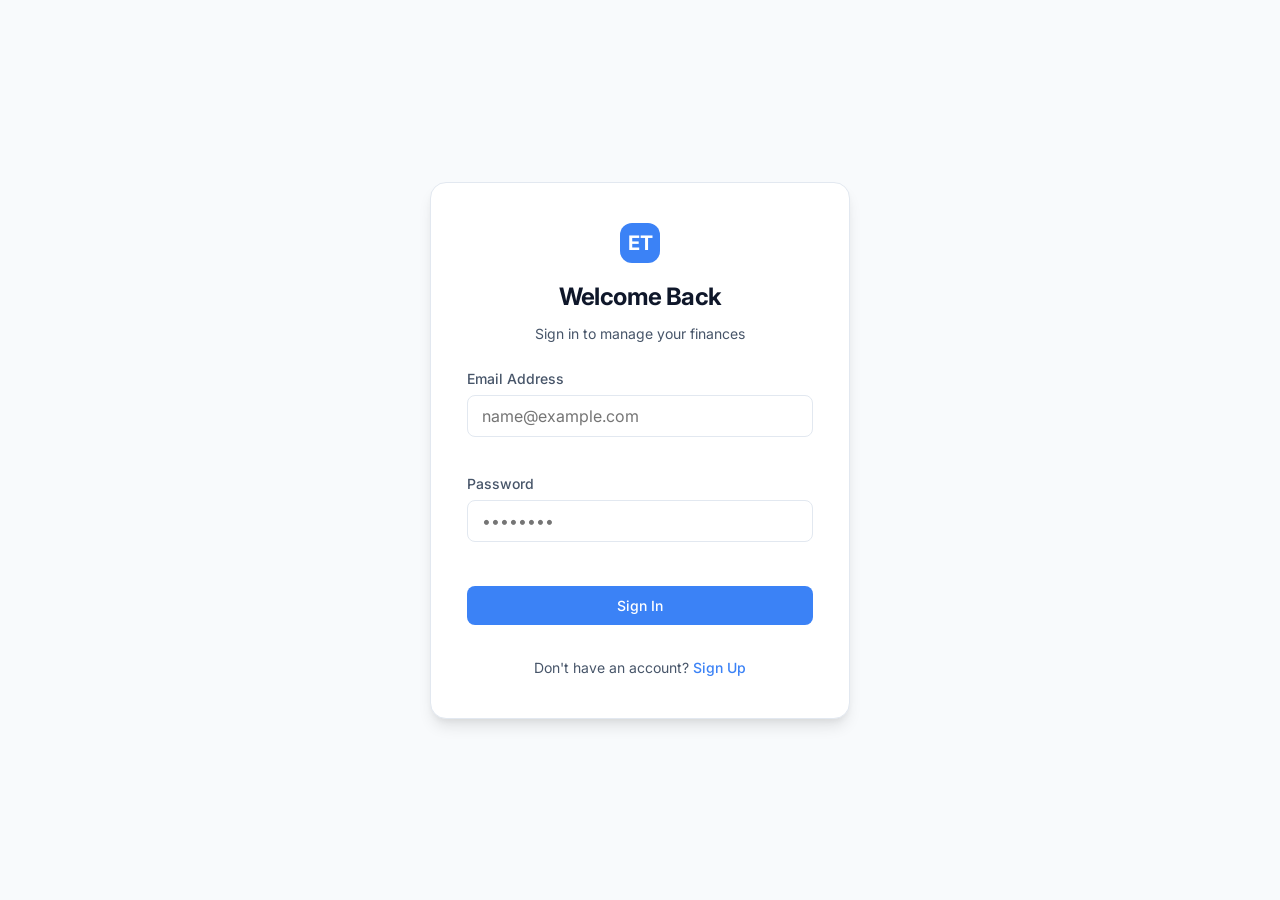
<file: index.html>
<!DOCTYPE html>
<html lang="en">
<head>
    <meta charset="UTF-8">
    <meta http-equiv="refresh" content="0; url=frontend/login.html">
    <title>Expense Tracker - Redirecting</title>
    <script>
        window.location.replace("frontend/login.html");
    </script>
</head>
<body>
    <p>Redirecting to <a href="frontend/login.html">Expense Tracker Login</a>...</p>
</body>
</html>
</file>
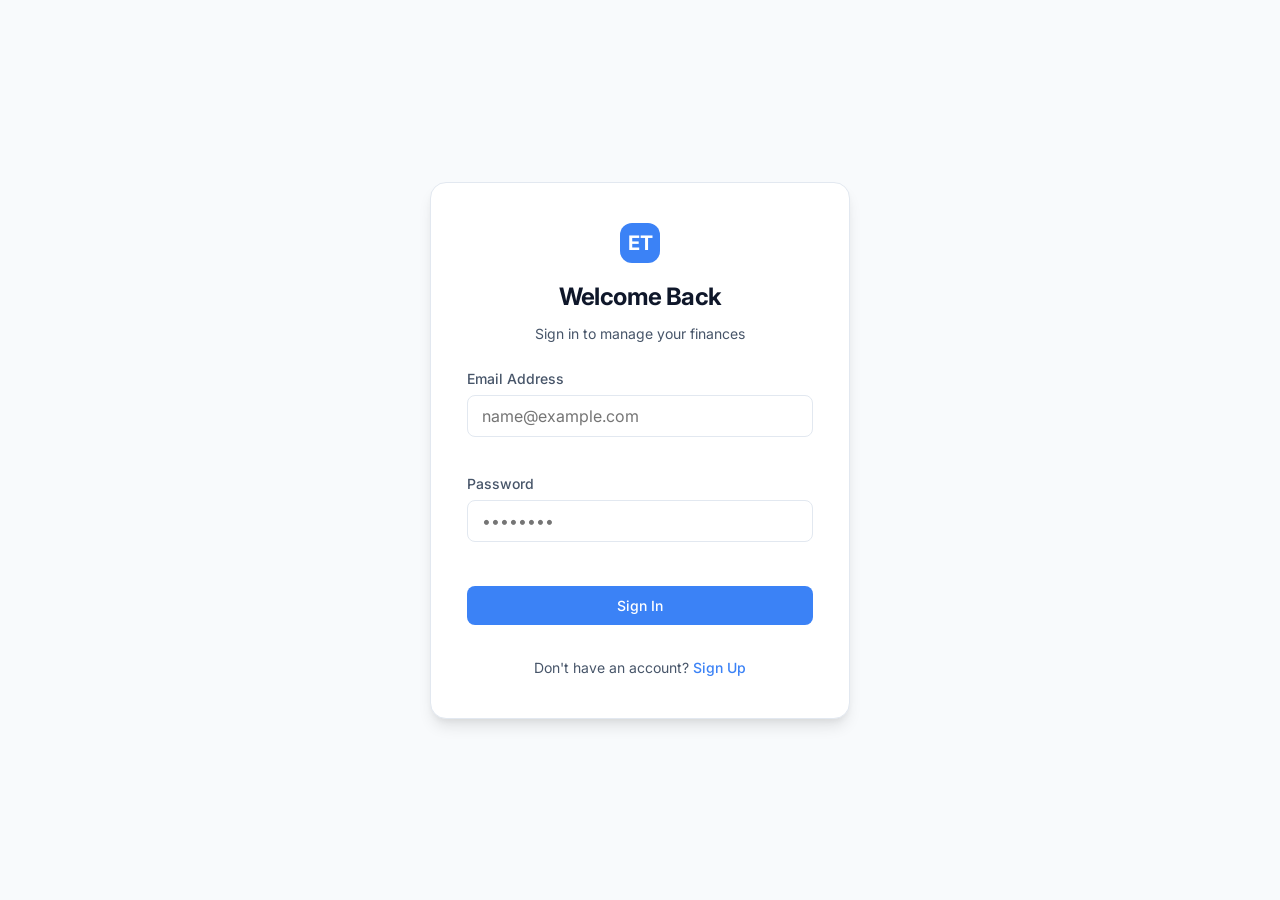
<file: frontend/expenses.html>
<!DOCTYPE html>
<html lang="en">
<head>
    <meta charset="UTF-8">
    <meta name="viewport" content="width=device-width, initial-scale=1.0">
    <title>Expenses - Expense Tracker</title>
    <link rel="stylesheet" href="css/style.css">
</head>
<body>
    <div class="app-container">
        <!-- Dynamic Sidebar Container -->
        <div id="sidebar-container"></div>
        
        <!-- Main Panel -->
        <main class="main-content">
            <header class="header-bar">
                <div class="welcome-section">
                    <h1>Expense Management</h1>
                    <p>Track your spending habits and categorizations</p>
                </div>
                <div class="header-actions">
                    <button class="theme-toggle-btn" id="dark-theme-toggle" title="Toggle Theme">
                        <svg style="width: 1.25rem; height: 1.25rem;" viewBox="0 0 24 24" fill="none" stroke="currentColor" stroke-width="2"><path d="M21 12.79A9 9 0 1 1 11.21 3 7 7 0 0 0 21 12.79z"/></svg>
                    </button>
                    <button class="btn btn-primary" id="open-add-modal-btn">
                        <!-- Plus SVG Icon -->
                        <svg style="width: 1.125rem; height: 1.125rem;" viewBox="0 0 24 24" fill="none" stroke="currentColor" stroke-width="2"><line x1="12" y1="5" x2="12" y2="19"/><line x1="5" y1="12" x2="19" y2="12"/></svg>
                        Add Expense
                    </button>
                </div>
            </header>

            <!-- Expenses Card -->
            <section class="card table-card">
                <div class="card-title-bar" style="margin-bottom: 0.5rem;">
                    <h2>Expense Records</h2>
                    <button class="btn btn-secondary btn-sm" id="export-csv-btn">
                        <svg style="width: 0.875rem; height: 0.875rem;" viewBox="0 0 24 24" fill="none" stroke="currentColor" stroke-width="2"><path d="M21 15v4a2 2 0 0 1-2 2H5a2 2 0 0 1-2-2v-4"/><polyline points="7 10 12 15 17 10"/><line x1="12" y1="15" x2="12" y2="3"/></svg>
                        Export CSV
                    </button>
                </div>
                
                <!-- Filters panel -->
                <div class="filters-panel" style="display: flex; gap: 0.75rem; flex-wrap: wrap; margin-bottom: 1rem; padding: 0.75rem; background-color: var(--background); border-radius: var(--radius-md); border: 1px solid var(--border);">
                    <div style="flex-grow: 1; min-width: 200px;">
                        <input type="text" id="search-input" class="form-control" style="padding: 0.5rem 0.75rem; font-size: 0.875rem;" placeholder="Search by description...">
                    </div>
                    <div style="width: 160px;">
                        <select id="filter-category" class="form-control" style="padding: 0.5rem 0.75rem; font-size: 0.875rem;">
                            <option value="">All Categories</option>
                            <option value="Food">Food</option>
                            <option value="Travel">Travel</option>
                            <option value="Shopping">Shopping</option>
                            <option value="Bills">Bills</option>
                            <option value="Entertainment">Entertainment</option>
                            <option value="Health">Health</option>
                            <option value="Education">Education</option>
                            <option value="Investment">Investment</option>
                            <option value="Others">Others</option>
                        </select>
                    </div>
                    <div style="width: 160px;">
                        <select id="filter-payment" class="form-control" style="padding: 0.5rem 0.75rem; font-size: 0.875rem;">
                            <option value="">All Payment Methods</option>
                            <option value="Cash">Cash</option>
                            <option value="Credit Card">Credit Card</option>
                            <option value="Debit Card">Debit Card</option>
                            <option value="Bank Transfer">Bank Transfer</option>
                            <option value="Mobile Wallet">Mobile Wallet</option>
                        </select>
                    </div>
                </div>
                
                <div class="table-container">
                    <table class="table">
                        <thead>
                            <tr>
                                <th id="sort-date" style="cursor: pointer; user-select: none; white-space: nowrap;">Date <span class="sort-indicator">↕</span></th>
                                <th id="sort-desc" style="cursor: pointer; user-select: none; white-space: nowrap;">Description <span class="sort-indicator">↕</span></th>
                                <th id="sort-category" style="cursor: pointer; user-select: none; white-space: nowrap;">Category <span class="sort-indicator">↕</span></th>
                                <th id="sort-payment" style="cursor: pointer; user-select: none; white-space: nowrap;">Payment Method <span class="sort-indicator">↕</span></th>
                                <th id="sort-amount" style="cursor: pointer; user-select: none; white-space: nowrap;">Amount <span class="sort-indicator">↕</span></th>
                                <th style="text-align: right; user-select: none;">Actions</th>
                            </tr>
                        </thead>
                        <tbody id="expenses-table-body">
                            <tr>
                                <td colspan="6" style="text-align: center; color: var(--text-secondary); padding: 2rem;">
                                    Loading expenses...
                                </td>
                            </tr>
                        </tbody>
                    </table>
                </div>

                <!-- Pagination Footer -->
                <div class="pagination-footer" style="display: flex; justify-content: space-between; align-items: center; padding-top: 1rem; border-top: 1px solid var(--border); margin-top: 0.5rem; flex-wrap: wrap; gap: 0.5rem;">
                    <div id="pagination-info" style="font-size: 0.825rem; color: var(--text-secondary);">
                        Showing 0 to 0 of 0 entries
                    </div>
                    <div style="display: flex; gap: 0.35rem;">
                        <button class="btn btn-secondary btn-sm" id="prev-page-btn" style="padding: 0.35rem 0.65rem;">Previous</button>
                        <button class="btn btn-secondary btn-sm" id="next-page-btn" style="padding: 0.35rem 0.65rem;">Next</button>
                    </div>
                </div>
            </section>
        </main>
    </div>

    <!-- Add/Edit Modal -->
    <div class="modal-overlay" id="expense-modal">
        <div class="modal-content">
            <div class="modal-header">
                <h3 id="modal-title">Add New Expense</h3>
                <button class="modal-close-btn" id="close-modal-btn">
                    <!-- Close SVG Icon -->
                    <svg style="width: 1.25rem; height: 1.25rem;" viewBox="0 0 24 24" fill="none" stroke="currentColor" stroke-width="2"><line x1="18" y1="6" x2="6" y2="18"/><line x1="6" y1="6" x2="18" y2="18"/></svg>
                </button>
            </div>
            
            <form id="expense-form">
                <input type="hidden" id="expense-id">
                
                <div class="form-group">
                    <label for="expense-amount">Amount (₹)</label>
                    <input type="number" step="0.01" min="0.01" id="expense-amount" class="form-control" placeholder="0.00" required>
                </div>
                
                <div class="form-group">
                    <label for="expense-category">Category</label>
                    <select id="expense-category" class="form-control" required>
                        <option value="" disabled selected>Select category</option>
                        <option value="Food">Food</option>
                        <option value="Travel">Travel</option>
                        <option value="Shopping">Shopping</option>
                        <option value="Bills">Bills</option>
                        <option value="Entertainment">Entertainment</option>
                        <option value="Health">Health</option>
                        <option value="Education">Education</option>
                        <option value="Investment">Investment</option>
                        <option value="Others">Others</option>
                    </select>
                </div>

                <div class="form-group">
                    <label for="expense-payment-method">Payment Method</label>
                    <select id="expense-payment-method" class="form-control" required>
                        <option value="" disabled selected>Select method</option>
                        <option value="Cash">Cash</option>
                        <option value="Credit Card">Credit Card</option>
                        <option value="Debit Card">Debit Card</option>
                        <option value="Bank Transfer">Bank Transfer</option>
                        <option value="Mobile Wallet">Mobile Wallet</option>
                    </select>
                </div>

                <div class="form-group">
                    <label for="expense-date">Date</label>
                    <input type="date" id="expense-date" class="form-control" required>
                </div>

                <div class="form-group">
                    <label for="expense-description">Description</label>
                    <textarea id="expense-description" class="form-control" rows="3" placeholder="Additional details..."></textarea>
                </div>

                <div class="modal-actions">
                    <button type="button" class="btn btn-secondary" id="cancel-modal-btn">Cancel</button>
                    <button type="submit" class="btn btn-primary" id="save-btn">Save Expense</button>
                </div>
            </form>
        </div>
    </div>

    <script src="js/api.js"></script>
    <script src="js/auth.js"></script>
    <script src="js/expenses.js"></script>
</body>
</html>
</file>
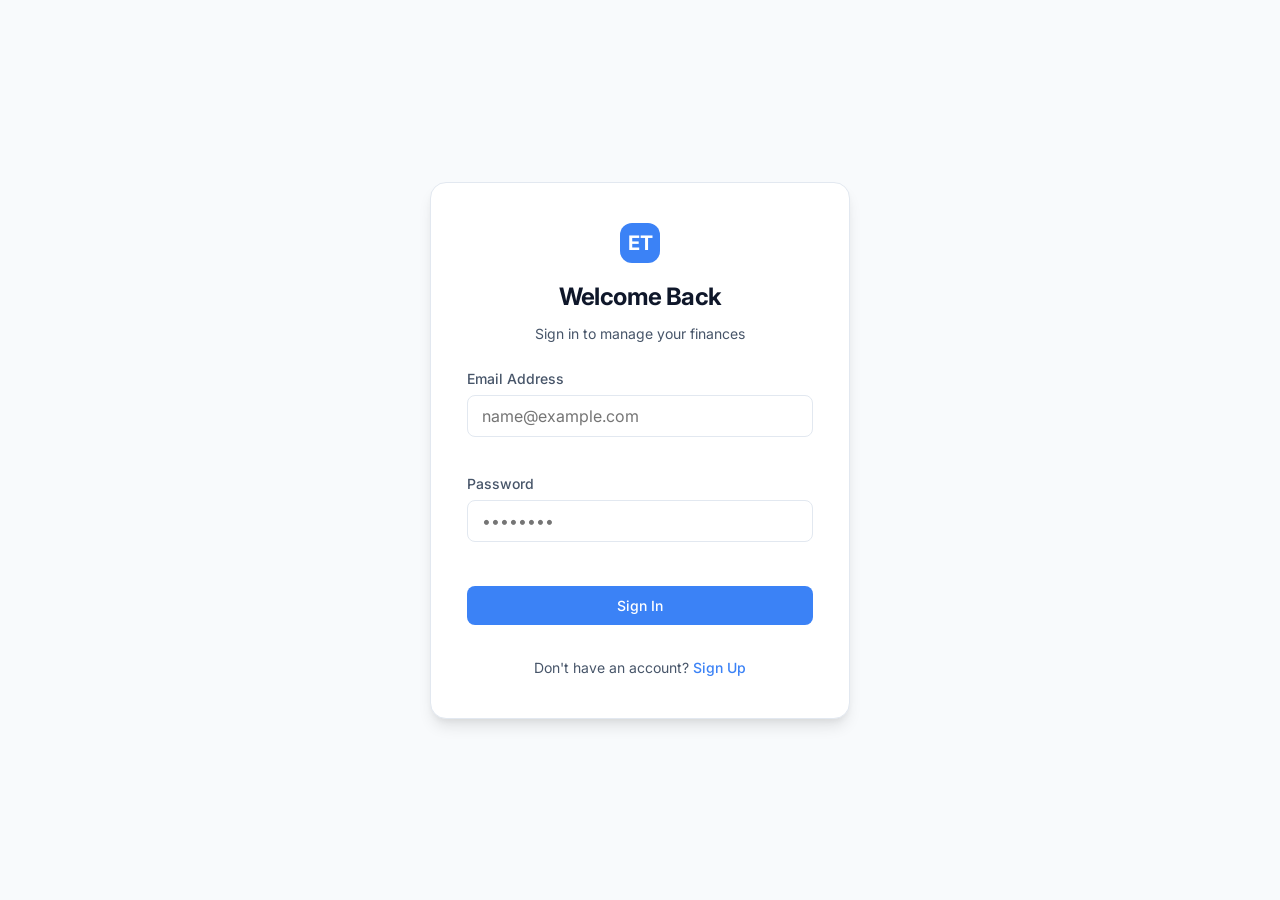
<file: frontend/income.html>
<!DOCTYPE html>
<html lang="en">
<head>
    <meta charset="UTF-8">
    <meta name="viewport" content="width=device-width, initial-scale=1.0">
    <title>Income - Expense Tracker</title>
    <link rel="stylesheet" href="css/style.css">
</head>
<body>
    <div class="app-container">
        <!-- Dynamic Sidebar Container -->
        <div id="sidebar-container"></div>
        
        <!-- Main Panel -->
        <main class="main-content">
            <header class="header-bar">
                <div class="welcome-section">
                    <h1>Income Management</h1>
                    <p>Track your earnings and revenue streams</p>
                </div>
                <div class="header-actions">
                    <button class="theme-toggle-btn" id="dark-theme-toggle" title="Toggle Theme">
                        <svg style="width: 1.25rem; height: 1.25rem;" viewBox="0 0 24 24" fill="none" stroke="currentColor" stroke-width="2"><path d="M21 12.79A9 9 0 1 1 11.21 3 7 7 0 0 0 21 12.79z"/></svg>
                    </button>
                    <button class="btn btn-primary" id="open-add-modal-btn">
                        <!-- Plus SVG Icon -->
                        <svg style="width: 1.125rem; height: 1.125rem;" viewBox="0 0 24 24" fill="none" stroke="currentColor" stroke-width="2"><line x1="12" y1="5" x2="12" y2="19"/><line x1="5" y1="12" x2="19" y2="12"/></svg>
                        Add Income
                    </button>
                </div>
            </header>

            <!-- Income Card -->
            <section class="card table-card">
                <div class="card-title-bar" style="margin-bottom: 0.5rem;">
                    <h2>Income Records</h2>
                    <button class="btn btn-secondary btn-sm" id="export-csv-btn">
                        <svg style="width: 0.875rem; height: 0.875rem;" viewBox="0 0 24 24" fill="none" stroke="currentColor" stroke-width="2"><path d="M21 15v4a2 2 0 0 1-2 2H5a2 2 0 0 1-2-2v-4"/><polyline points="7 10 12 15 17 10"/><line x1="12" y1="15" x2="12" y2="3"/></svg>
                        Export CSV
                    </button>
                </div>
                
                <!-- Filters panel -->
                <div class="filters-panel" style="display: flex; gap: 0.75rem; flex-wrap: wrap; margin-bottom: 1rem; padding: 0.75rem; background-color: var(--background); border-radius: var(--radius-md); border: 1px solid var(--border);">
                    <div style="flex-grow: 1; min-width: 200px;">
                        <input type="text" id="search-input" class="form-control" style="padding: 0.5rem 0.75rem; font-size: 0.875rem;" placeholder="Search by description or source...">
                    </div>
                </div>
                
                <div class="table-container">
                    <table class="table">
                        <thead>
                            <tr>
                                <th id="sort-date" style="cursor: pointer; user-select: none; white-space: nowrap;">Date <span class="sort-indicator">↕</span></th>
                                <th id="sort-desc" style="cursor: pointer; user-select: none; white-space: nowrap;">Description <span class="sort-indicator">↕</span></th>
                                <th id="sort-source" style="cursor: pointer; user-select: none; white-space: nowrap;">Source <span class="sort-indicator">↕</span></th>
                                <th id="sort-amount" style="cursor: pointer; user-select: none; white-space: nowrap;">Amount <span class="sort-indicator">↕</span></th>
                                <th style="text-align: right; user-select: none;">Actions</th>
                            </tr>
                        </thead>
                        <tbody id="income-table-body">
                            <tr>
                                <td colspan="5" style="text-align: center; color: var(--text-secondary); padding: 2rem;">
                                    Loading income records...
                                </td>
                            </tr>
                        </tbody>
                    </table>
                </div>

                <!-- Pagination Footer -->
                <div class="pagination-footer" style="display: flex; justify-content: space-between; align-items: center; padding-top: 1rem; border-top: 1px solid var(--border); margin-top: 0.5rem; flex-wrap: wrap; gap: 0.5rem;">
                    <div id="pagination-info" style="font-size: 0.825rem; color: var(--text-secondary);">
                        Showing 0 to 0 of 0 entries
                    </div>
                    <div style="display: flex; gap: 0.35rem;">
                        <button class="btn btn-secondary btn-sm" id="prev-page-btn" style="padding: 0.35rem 0.65rem;">Previous</button>
                        <button class="btn btn-secondary btn-sm" id="next-page-btn" style="padding: 0.35rem 0.65rem;">Next</button>
                    </div>
                </div>
            </section>
        </main>
    </div>

    <!-- Add/Edit Modal -->
    <div class="modal-overlay" id="income-modal">
        <div class="modal-content">
            <div class="modal-header">
                <h3 id="modal-title">Add New Income</h3>
                <button class="modal-close-btn" id="close-modal-btn">
                    <!-- Close SVG Icon -->
                    <svg style="width: 1.25rem; height: 1.25rem;" viewBox="0 0 24 24" fill="none" stroke="currentColor" stroke-width="2"><line x1="18" y1="6" x2="6" y2="18"/><line x1="6" y1="6" x2="18" y2="18"/></svg>
                </button>
            </div>
            
            <form id="income-form">
                <input type="hidden" id="income-id">
                
                <div class="form-group">
                    <label for="income-amount">Amount (₹)</label>
                    <input type="number" step="0.01" min="0.01" id="income-amount" class="form-control" placeholder="0.00" required>
                </div>
                
                <div class="form-group">
                    <label for="income-source">Source</label>
                    <input type="text" id="income-source" class="form-control" placeholder="Salary, Freelance, Investment, etc." required>
                </div>

                <div class="form-group">
                    <label for="income-date">Date</label>
                    <input type="date" id="income-date" class="form-control" required>
                </div>

                <div class="form-group">
                    <label for="income-description">Description</label>
                    <textarea id="income-description" class="form-control" rows="3" placeholder="Additional details..."></textarea>
                </div>

                <div class="modal-actions">
                    <button type="button" class="btn btn-secondary" id="cancel-modal-btn">Cancel</button>
                    <button type="submit" class="btn btn-primary" id="save-btn">Save Income</button>
                </div>
            </form>
        </div>
    </div>

    <script src="js/api.js"></script>
    <script src="js/auth.js"></script>
    <script src="js/income.js"></script>
</body>
</html>
</file>
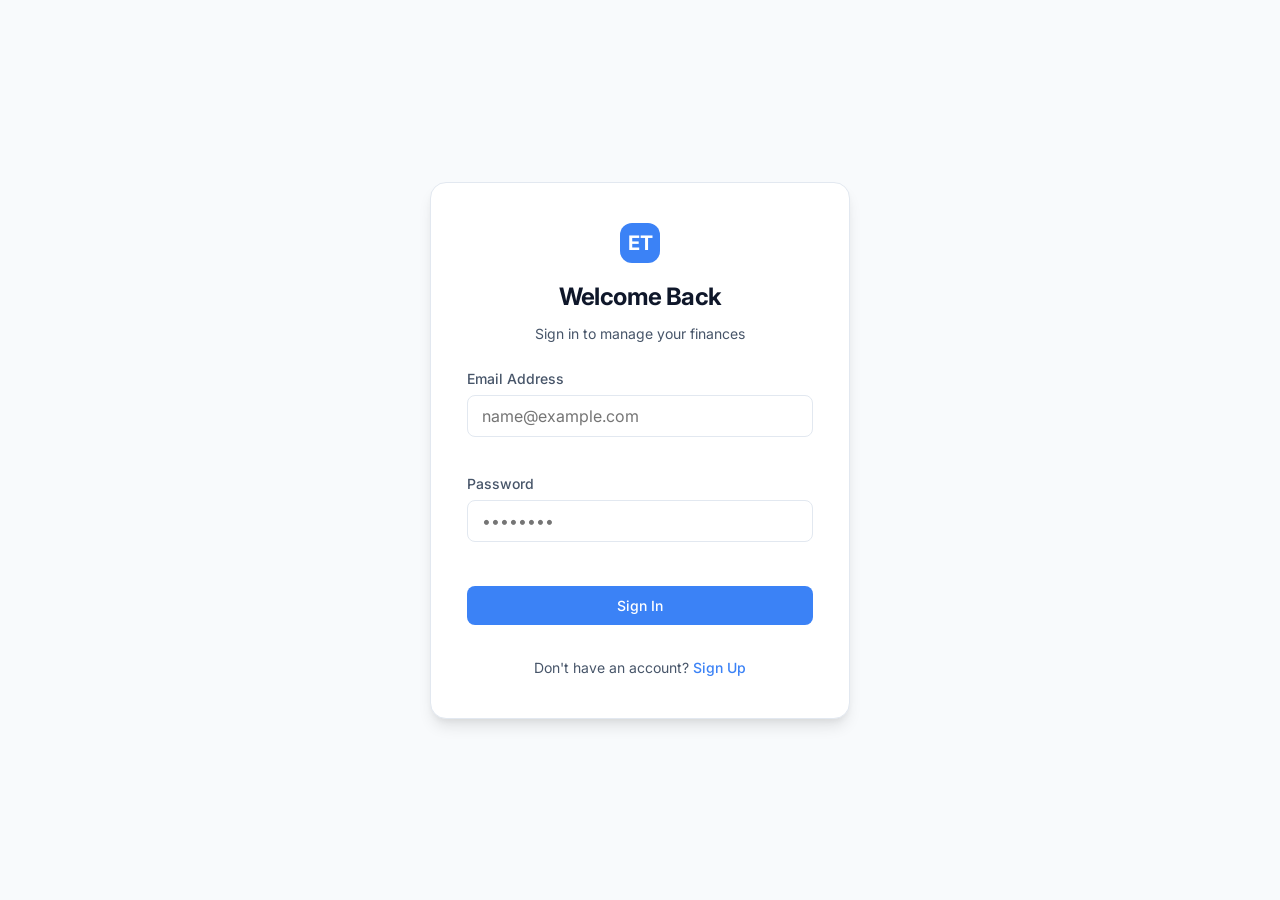
<file: frontend/login.html>
<!DOCTYPE html>
<html lang="en">
<head>
    <meta charset="UTF-8">
    <meta name="viewport" content="width=device-width, initial-scale=1.0">
    <title>Login - Expense Tracker</title>
    <link rel="stylesheet" href="css/style.css">
    <link rel="stylesheet" href="css/auth.css">
</head>
<body class="auth-body">
    <div class="auth-container">
        <div class="auth-card">
            <div class="auth-header">
                <div class="auth-logo">ET</div>
                <h1>Welcome Back</h1>
                <p>Sign in to manage your finances</p>
            </div>
            
            <div id="error-message" class="auth-error"></div>
            
            <form id="login-form" class="auth-form">
                <div class="form-group">
                    <label for="email">Email Address</label>
                    <input type="email" id="email" class="form-control" placeholder="name@example.com" required>
                </div>
                <div class="form-group">
                    <label for="password">Password</label>
                    <input type="password" id="password" class="form-control" placeholder="••••••••" required>
                </div>
                <button type="submit" class="btn btn-primary" style="margin-top: 0.5rem; width: 100%;">Sign In</button>
            </form>
            
            <div class="auth-footer">
                Don't have an account? <a href="register.html">Sign Up</a>
            </div>
        </div>
    </div>

    <script src="js/api.js"></script>
    <script src="js/auth.js"></script>
    <script>

        // Check if already authenticated
        checkAuth();

        document.getElementById('login-form').addEventListener('submit', async (e) => {
            e.preventDefault();
            
            const email = document.getElementById('email').value.trim();
            const password = document.getElementById('password').value;
            const errorDiv = document.getElementById('error-message');
            
            errorDiv.style.display = 'none';
            
            try {
                const response = await api.post('/auth/login', { email, password });
                
                // Store JWT token and User Details
                localStorage.setItem('token', response.token);
                localStorage.setItem('user', JSON.stringify({
                    id: response.id,
                    name: response.name,
                    email: response.email,
                    monthlyBudget: response.monthlyBudget
                }));
                
                showToast('Welcome back! Logging in...', 'success');
                
                setTimeout(() => {
                    window.location.href = 'dashboard.html';
                }, 1000);
            } catch (err) {
                errorDiv.innerText = err.message || 'Login failed. Please check your credentials.';
                errorDiv.style.display = 'block';
                showToast(err.message || 'Login failed', 'error');
            }
        });
    </script>
</body>
</html>
</file>
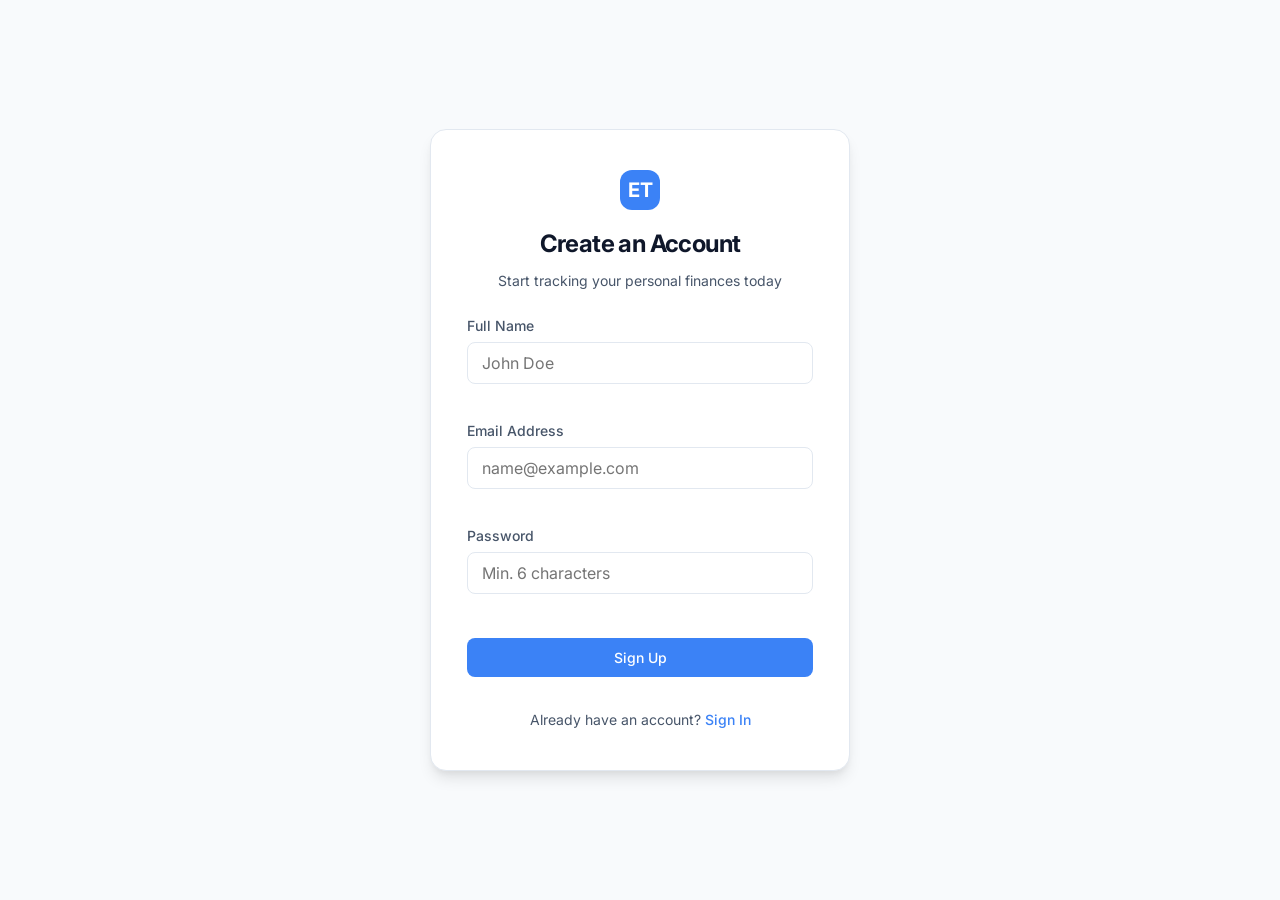
<file: frontend/register.html>
<!DOCTYPE html>
<html lang="en">
<head>
    <meta charset="UTF-8">
    <meta name="viewport" content="width=device-width, initial-scale=1.0">
    <title>Register - Expense Tracker</title>
    <link rel="stylesheet" href="css/style.css">
    <link rel="stylesheet" href="css/auth.css">
</head>
<body class="auth-body">
    <div class="auth-container">
        <div class="auth-card">
            <div class="auth-header">
                <div class="auth-logo">ET</div>
                <h1>Create an Account</h1>
                <p>Start tracking your personal finances today</p>
            </div>
            
            <div id="error-message" class="auth-error"></div>
            
            <form id="register-form" class="auth-form">
                <div class="form-group">
                    <label for="name">Full Name</label>
                    <input type="text" id="name" class="form-control" placeholder="John Doe" required>
                </div>
                <div class="form-group">
                    <label for="email">Email Address</label>
                    <input type="email" id="email" class="form-control" placeholder="name@example.com" required>
                </div>
                <div class="form-group">
                    <label for="password">Password</label>
                    <input type="password" id="password" class="form-control" placeholder="Min. 6 characters" minlength="6" required>
                </div>
                <button type="submit" class="btn btn-primary" style="margin-top: 0.5rem; width: 100%;">Sign Up</button>
            </form>
            
            <div class="auth-footer">
                Already have an account? <a href="login.html">Sign In</a>
            </div>
        </div>
    </div>

    <script src="js/api.js"></script>
    <script src="js/auth.js"></script>
    <script>
        // Direct auth check - if already logged in, auth.js redirect takes care of it
        checkAuth();

        document.getElementById('register-form').addEventListener('submit', async (e) => {
            e.preventDefault();
            
            const name = document.getElementById('name').value.trim();
            const email = document.getElementById('email').value.trim();
            const password = document.getElementById('password').value;
            const errorDiv = document.getElementById('error-message');
            
            errorDiv.style.display = 'none';
            
            try {
                const response = await api.post('/auth/register', { name, email, password });
                
                // Store JWT token and User Details
                localStorage.setItem('token', response.token);
                localStorage.setItem('user', JSON.stringify({
                    id: response.id,
                    name: response.name,
                    email: response.email,
                    monthlyBudget: response.monthlyBudget
                }));
                
                showToast('Registration successful! Redirecting...', 'success');
                
                setTimeout(() => {
                    window.location.href = 'dashboard.html';
                }, 1000);
            } catch (err) {
                errorDiv.innerText = err.message || 'Registration failed. Please check your inputs.';
                errorDiv.style.display = 'block';
                showToast(err.message || 'Registration failed', 'error');
            }
        });
    </script>
</body>
</html>
</file>
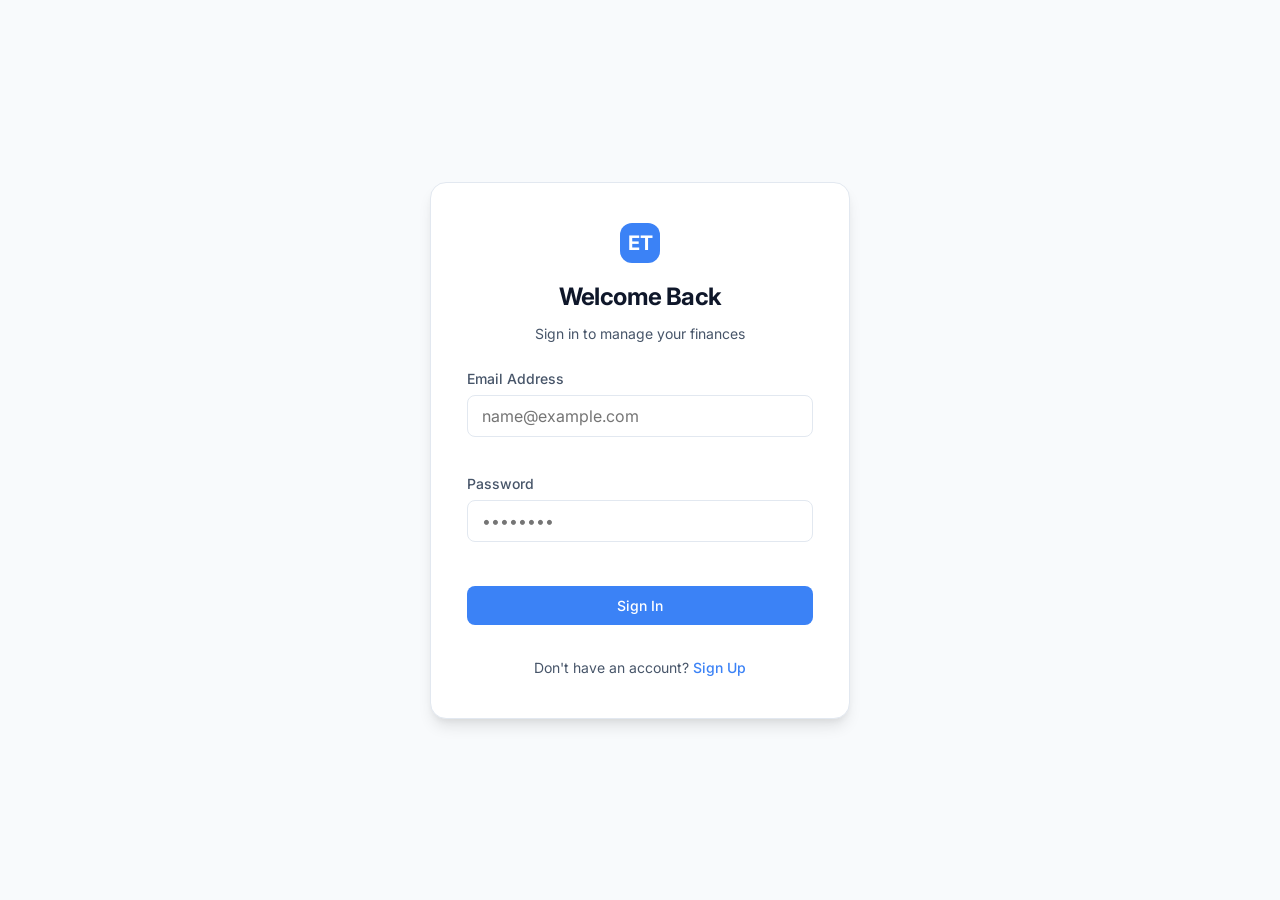
<file: frontend/settings.html>
<!DOCTYPE html>
<html lang="en">
<head>
    <meta charset="UTF-8">
    <meta name="viewport" content="width=device-width, initial-scale=1.0">
    <title>Settings - Expense Tracker</title>
    <link rel="stylesheet" href="css/style.css">
</head>
<body>
    <div class="app-container">
        <!-- Dynamic Sidebar Container -->
        <div id="sidebar-container"></div>
        
        <!-- Main Panel -->
        <main class="main-content">
            <header class="header-bar">
                <div class="welcome-section">
                    <h1>Profile & Settings</h1>
                    <p>Configure your personal finance parameters and budgets</p>
                </div>
                <div class="header-actions">
                    <button class="theme-toggle-btn" id="dark-theme-toggle" title="Toggle Theme">
                        <svg style="width: 1.25rem; height: 1.25rem;" viewBox="0 0 24 24" fill="none" stroke="currentColor" stroke-width="2"><path d="M21 12.79A9 9 0 1 1 11.21 3 7 7 0 0 0 21 12.79z"/></svg>
                    </button>
                </div>
            </header>

            <!-- Settings Grid -->
            <div style="display: flex; flex-direction: column; gap: 1.5rem; max-width: 600px;">
                <!-- Profile Card -->
                <section class="card">
                    <h2 style="font-size: 1.125rem; font-weight: 600; margin-bottom: 1.25rem;">Account Information</h2>
                    <div class="form-group">
                        <label>Full Name</label>
                        <input type="text" id="settings-name" class="form-control" readonly style="background-color: var(--background); cursor: not-allowed; opacity: 0.8;">
                    </div>
                    <div class="form-group">
                        <label>Email Address</label>
                        <input type="email" id="settings-email" class="form-control" readonly style="background-color: var(--background); cursor: not-allowed; opacity: 0.8;">
                    </div>
                </section>

                <!-- Monthly Budget Card -->
                <section class="card">
                    <h2 style="font-size: 1.125rem; font-weight: 600; margin-bottom: 0.5rem;">Budget Configuration</h2>
                    <p style="font-size: 0.875rem; color: var(--text-secondary); margin-bottom: 1.25rem;">
                        Set a monthly spending limit. We will calculate your remaining budget and alert you if you overspend.
                    </p>
                    
                    <form id="budget-form">
                        <div class="form-group">
                            <label for="settings-budget">Monthly Budget Limit (₹)</label>
                            <input type="number" step="0.01" min="0" id="settings-budget" class="form-control" placeholder="0.00" required>
                        </div>
                        <button type="submit" class="btn btn-primary" style="margin-top: 0.5rem;">Save Configuration</button>
                    </form>
                </section>
            </div>
        </main>
    </div>

    <script src="js/api.js"></script>
    <script src="js/auth.js"></script>
    <script src="js/settings.js"></script>
</body>
</html>
</file>
<file: frontend/css/style.css>
/* Expense Tracker Global Stylesheet - Modern Design System */
@import url('https://fonts.googleapis.com/css2?family=Inter:wght@300;400;500;600;700&display=swap');

/* Color Variables and Themes */
:root {
    --font-sans: 'Inter', -apple-system, BlinkMacSystemFont, "Segoe UI", Roboto, sans-serif;
    
    /* Light Mode Palette */
    --background: #f8fafc;
    --surface: #ffffff;
    --surface-card: #ffffff;
    --border: #e2e8f0;
    
    --text-primary: #0f172a;
    --text-secondary: #475569;
    --text-muted: #94a3b8;
    
    --primary: #3b82f6;
    --primary-hover: #2563eb;
    --primary-light: rgba(59, 130, 246, 0.1);
    
    --success: #10b981;
    --success-hover: #059669;
    --success-light: rgba(16, 185, 129, 0.1);
    
    --danger: #ef4444;
    --danger-hover: #dc2626;
    --danger-light: rgba(239, 68, 68, 0.1);
    
    --warning: #f59e0b;
    
    --shadow-sm: 0 1px 2px 0 rgba(0, 0, 0, 0.05);
    --shadow-md: 0 4px 6px -1px rgba(0, 0, 0, 0.1), 0 2px 4px -1px rgba(0, 0, 0, 0.06);
    --shadow-lg: 0 10px 15px -3px rgba(0, 0, 0, 0.1), 0 4px 6px -2px rgba(0, 0, 0, 0.05);
    
    --radius-sm: 0.375rem;
    --radius-md: 0.5rem;
    --radius-lg: 0.75rem;
    --radius-xl: 1rem;
    
    --glass-bg: rgba(255, 255, 255, 0.7);
    --glass-border: rgba(226, 232, 240, 0.8);
    --glass-blur: blur(12px);
}

/* Dark Mode Variables (Activated via class) */
body.dark {
    --background: #090d16;
    --surface: #111827;
    --surface-card: #1f2937;
    --border: #374151;
    
    --text-primary: #f9fafb;
    --text-secondary: #d1d5db;
    --text-muted: #6b7280;
    
    --primary: #60a5fa;
    --primary-hover: #3b82f6;
    --primary-light: rgba(96, 165, 250, 0.15);
    
    --success: #34d399;
    --success-hover: #10b981;
    --success-light: rgba(52, 211, 153, 0.15);
    
    --danger: #f87171;
    --danger-hover: #ef4444;
    --danger-light: rgba(248, 113, 113, 0.15);
    
    --shadow-md: 0 4px 6px -1px rgba(0, 0, 0, 0.5);
    --shadow-lg: 0 10px 15px -3px rgba(0, 0, 0, 0.5);
    
    --glass-bg: rgba(17, 24, 39, 0.7);
    --glass-border: rgba(55, 65, 81, 0.8);
}

/* CSS Reset & Defaults */
* {
    box-sizing: border-box;
    margin: 0;
    padding: 0;
}

body {
    font-family: var(--font-sans);
    background-color: var(--background);
    color: var(--text-primary);
    line-height: 1.5;
    -webkit-font-smoothing: antialiased;
    overflow-x: hidden;
    transition: background-color 0.3s ease, color 0.3s ease;
}

a {
    color: inherit;
    text-decoration: none;
}

input, button, select, textarea {
    font-family: inherit;
    font-size: inherit;
}

/* App Layout */
.app-container {
    display: flex;
    min-height: 100vh;
    width: 100vw;
}

/* Sidebar Navigation */
.sidebar {
    width: 260px;
    background-color: var(--surface);
    border-right: 1px solid var(--border);
    display: flex;
    flex-direction: column;
    padding: 1.5rem;
    position: fixed;
    height: 100vh;
    left: 0;
    top: 0;
    z-index: 50;
    transition: transform 0.3s ease, background-color 0.3s ease, border-color 0.3s ease;
}

.logo-container {
    display: flex;
    align-items: center;
    gap: 0.75rem;
    padding: 0.5rem 0.5rem 1.5rem 0.5rem;
    border-bottom: 1px solid var(--border);
    margin-bottom: 1.5rem;
}

.logo-brand {
    display: flex;
    flex-direction: column;
    gap: 0.15rem;
}

/* Status Badges */
.status-badge {
    display: inline-flex;
    align-items: center;
    justify-content: center;
    font-size: 0.625rem;
    font-weight: 600;
    padding: 0.1rem 0.4rem;
    border-radius: 50px;
    width: fit-content;
    text-transform: uppercase;
    letter-spacing: 0.025em;
    user-select: none;
    transition: all 0.2s ease;
    border: 1px solid transparent;
}

.status-badge.demo {
    background-color: rgba(59, 130, 246, 0.08);
    color: var(--primary);
    border-color: rgba(59, 130, 246, 0.15);
}

.status-badge.demo:hover {
    background-color: var(--primary-light);
    transform: translateY(-1px);
    box-shadow: var(--shadow-sm);
}

.status-badge.server {
    background-color: rgba(16, 185, 129, 0.08);
    color: var(--success);
    border-color: rgba(16, 185, 129, 0.15);
}

.status-badge.server:hover {
    background-color: rgba(16, 185, 129, 0.15);
    transform: translateY(-1px);
    box-shadow: var(--shadow-sm);
}

.logo-icon {
    width: 2.25rem;
    height: 2.25rem;
    background-color: var(--primary);
    border-radius: var(--radius-md);
    display: flex;
    align-items: center;
    justify-content: center;
    color: white;
    font-weight: 700;
}

.logo-text {
    font-weight: 700;
    font-size: 1.25rem;
    letter-spacing: -0.025em;
    color: var(--text-primary);
}

.nav-links {
    list-style: none;
    display: flex;
    flex-direction: column;
    gap: 0.5rem;
    flex-grow: 1;
}

.nav-item a {
    display: flex;
    align-items: center;
    gap: 0.75rem;
    padding: 0.75rem 1rem;
    border-radius: var(--radius-md);
    font-weight: 500;
    color: var(--text-secondary);
    transition: background-color 0.2s ease, color 0.2s ease;
}

.nav-item a:hover {
    background-color: var(--background);
    color: var(--primary);
}

.nav-item.active a {
    background-color: var(--primary-light);
    color: var(--primary);
}

.nav-icon {
    width: 1.25rem;
    height: 1.25rem;
}

.user-profile-section {
    padding-top: 1rem;
    border-top: 1px solid var(--border);
    display: flex;
    flex-direction: column;
    gap: 0.75rem;
}

.user-info {
    display: flex;
    align-items: center;
    gap: 0.75rem;
}

.user-avatar {
    width: 2.5rem;
    height: 2.5rem;
    background-color: var(--primary);
    border-radius: 50%;
    display: flex;
    align-items: center;
    justify-content: center;
    color: white;
    font-weight: 600;
    text-transform: uppercase;
}

.user-details {
    overflow: hidden;
}

.user-name {
    font-size: 0.875rem;
    font-weight: 600;
    color: var(--text-primary);
    white-space: nowrap;
    text-overflow: ellipsis;
    overflow: hidden;
}

.user-email {
    font-size: 0.75rem;
    color: var(--text-muted);
    white-space: nowrap;
    text-overflow: ellipsis;
    overflow: hidden;
}

.logout-btn {
    display: flex;
    align-items: center;
    justify-content: center;
    gap: 0.5rem;
    width: 100%;
    padding: 0.5rem;
    background-color: var(--danger-light);
    color: var(--danger);
    border: none;
    border-radius: var(--radius-md);
    cursor: pointer;
    font-weight: 500;
    transition: background-color 0.2s, color 0.2s;
}

.logout-btn:hover {
    background-color: var(--danger);
    color: white;
}

/* Main Content Area */
.main-content {
    margin-left: 260px;
    flex-grow: 1;
    min-height: 100vh;
    padding: 2rem;
    display: flex;
    flex-direction: column;
    gap: 2rem;
    width: calc(100% - 260px);
    transition: margin-left 0.3s ease, width 0.3s ease;
}

/* Header styling */
.header-bar {
    display: flex;
    justify-content: space-between;
    align-items: center;
}

.welcome-section h1 {
    font-size: 1.75rem;
    font-weight: 700;
    letter-spacing: -0.025em;
    color: var(--text-primary);
}

.welcome-section p {
    color: var(--text-secondary);
    font-size: 0.875rem;
    margin-top: 0.25rem;
}

.header-actions {
    display: flex;
    align-items: center;
    gap: 1rem;
}

.theme-toggle-btn {
    background: var(--surface);
    border: 1px solid var(--border);
    padding: 0.5rem;
    border-radius: var(--radius-md);
    cursor: pointer;
    display: flex;
    align-items: center;
    justify-content: center;
    color: var(--text-secondary);
}

.theme-toggle-btn:hover {
    background: var(--background);
}

/* Cards & Layout Grid */
.dashboard-grid {
    display: grid;
    grid-template-columns: repeat(auto-fit, minmax(220px, 1fr));
    gap: 1.5rem;
}

.card {
    background-color: var(--surface-card);
    border: 1px solid var(--border);
    border-radius: var(--radius-lg);
    padding: 1.5rem;
    box-shadow: var(--shadow-sm);
    transition: box-shadow 0.2s, transform 0.2s;
}

.card:hover {
    box-shadow: var(--shadow-md);
}

.glass-card {
    background-color: var(--glass-bg);
    border: 1px solid var(--glass-border);
    backdrop-filter: var(--glass-blur);
}

.stat-card {
    display: flex;
    flex-direction: column;
    gap: 0.5rem;
    position: relative;
    overflow: hidden;
}

.stat-header {
    display: flex;
    justify-content: space-between;
    align-items: center;
    color: var(--text-secondary);
    font-size: 0.875rem;
    font-weight: 500;
}

.stat-icon {
    width: 2.25rem;
    height: 2.25rem;
    border-radius: var(--radius-md);
    display: flex;
    align-items: center;
    justify-content: center;
}

.stat-icon.income {
    background-color: var(--success-light);
    color: var(--success);
}

.stat-icon.expense {
    background-color: var(--danger-light);
    color: var(--danger);
}

.stat-icon.balance {
    background-color: var(--primary-light);
    color: var(--primary);
}

.stat-icon.budget {
    background-color: rgba(245, 158, 11, 0.1);
    color: var(--warning);
}

.stat-value {
    font-size: 1.75rem;
    font-weight: 700;
    color: var(--text-primary);
    letter-spacing: -0.025em;
    margin-top: 0.25rem;
}

/* Dashboard Bottom Grid */
.dashboard-details-grid {
    display: grid;
    grid-template-columns: 3fr 2fr;
    gap: 1.5rem;
}

@media (max-width: 1024px) {
    .dashboard-details-grid {
        grid-template-columns: 1fr;
    }
}

/* Table Card */
.table-card {
    display: flex;
    flex-direction: column;
    gap: 1rem;
}

.card-title-bar {
    display: flex;
    justify-content: space-between;
    align-items: center;
}

.card-title-bar h2 {
    font-size: 1.125rem;
    font-weight: 600;
    color: var(--text-primary);
}

/* Buttons */
.btn {
    display: inline-flex;
    align-items: center;
    justify-content: center;
    gap: 0.5rem;
    padding: 0.625rem 1.25rem;
    border-radius: var(--radius-md);
    font-weight: 500;
    cursor: pointer;
    border: 1px solid transparent;
    transition: all 0.2s;
    font-size: 0.875rem;
}

.btn-sm {
    padding: 0.375rem 0.75rem;
    font-size: 0.75rem;
}

.btn-primary {
    background-color: var(--primary);
    color: white;
}

.btn-primary:hover {
    background-color: var(--primary-hover);
}

.btn-secondary {
    background-color: var(--surface);
    border-color: var(--border);
    color: var(--text-secondary);
}

.btn-secondary:hover {
    background-color: var(--background);
    color: var(--text-primary);
}

.btn-danger {
    background-color: var(--danger);
    color: white;
}

.btn-danger:hover {
    background-color: var(--danger-hover);
}

/* Form Styles */
.form-group {
    display: flex;
    flex-direction: column;
    gap: 0.375rem;
    margin-bottom: 1rem;
}

.form-group label {
    font-size: 0.875rem;
    font-weight: 500;
    color: var(--text-secondary);
}

.form-control {
    width: 100%;
    padding: 0.625rem 0.875rem;
    border: 1px solid var(--border);
    border-radius: var(--radius-md);
    background-color: var(--surface);
    color: var(--text-primary);
    outline: none;
    transition: border-color 0.2s, box-shadow 0.2s;
}

.form-control:focus {
    border-color: var(--primary);
    box-shadow: 0 0 0 3px rgba(59, 130, 246, 0.15);
}

/* Table Layout */
.table-container {
    width: 100%;
    overflow-x: auto;
    border-radius: var(--radius-md);
}

.table {
    width: 100%;
    border-collapse: collapse;
    text-align: left;
}

.table th {
    background-color: var(--background);
    padding: 0.75rem 1rem;
    font-size: 0.75rem;
    font-weight: 600;
    text-transform: uppercase;
    letter-spacing: 0.05em;
    color: var(--text-secondary);
    border-bottom: 1px solid var(--border);
}

.table td {
    padding: 1rem;
    border-bottom: 1px solid var(--border);
    font-size: 0.875rem;
    color: var(--text-primary);
}

.table tr:last-child td {
    border-bottom: none;
}

/* Badges */
.badge {
    display: inline-flex;
    align-items: center;
    padding: 0.25rem 0.5rem;
    border-radius: 9999px;
    font-size: 0.75rem;
    font-weight: 500;
    text-transform: capitalize;
}

.badge-income {
    background-color: var(--success-light);
    color: var(--success);
}

.badge-expense {
    background-color: var(--danger-light);
    color: var(--danger);
}

.amount-income {
    color: var(--success);
    font-weight: 600;
}

.amount-expense {
    color: var(--danger);
    font-weight: 600;
}

/* Budget Progress & Tracker */
.budget-progress-container {
    display: flex;
    flex-direction: column;
    gap: 0.5rem;
    margin-top: 0.5rem;
}

.budget-progress-bar {
    width: 100%;
    height: 0.5rem;
    background-color: var(--border);
    border-radius: 9999px;
    overflow: hidden;
}

.budget-progress-fill {
    height: 100%;
    background-color: var(--success);
    border-radius: 9999px;
    transition: width 0.4s ease, background-color 0.4s ease;
}

.budget-progress-fill.warning {
    background-color: var(--warning);
}

.budget-progress-fill.danger {
    background-color: var(--danger);
}

.budget-helper-text {
    font-size: 0.75rem;
    color: var(--text-muted);
}

.budget-alert-banner {
    display: flex;
    align-items: center;
    gap: 0.75rem;
    padding: 1rem;
    border-radius: var(--radius-md);
    margin-bottom: 1rem;
    font-size: 0.875rem;
    font-weight: 500;
}

.budget-alert-banner.danger {
    background-color: var(--danger-light);
    color: var(--danger);
    border: 1px solid rgba(239, 68, 68, 0.2);
}

.budget-alert-banner.warning {
    background-color: rgba(245, 158, 11, 0.1);
    color: var(--warning);
    border: 1px solid rgba(245, 158, 11, 0.2);
}

/* Modals */
.modal-overlay {
    position: fixed;
    top: 0;
    left: 0;
    right: 0;
    bottom: 0;
    background-color: rgba(15, 23, 42, 0.6);
    backdrop-filter: blur(4px);
    display: flex;
    align-items: center;
    justify-content: center;
    z-index: 1000;
    opacity: 0;
    pointer-events: none;
    transition: opacity 0.2s ease;
}

.modal-overlay.active {
    opacity: 1;
    pointer-events: auto;
}

.modal-content {
    background-color: var(--surface);
    border: 1px solid var(--border);
    border-radius: var(--radius-lg);
    width: 100%;
    max-width: 500px;
    padding: 2rem;
    box-shadow: var(--shadow-lg);
    transform: scale(0.95);
    transition: transform 0.2s ease;
}

.modal-overlay.active .modal-content {
    transform: scale(1);
}

.modal-header {
    display: flex;
    justify-content: space-between;
    align-items: center;
    margin-bottom: 1.5rem;
}

.modal-header h3 {
    font-size: 1.25rem;
    font-weight: 600;
}

.modal-close-btn {
    background: none;
    border: none;
    cursor: pointer;
    color: var(--text-secondary);
    display: flex;
    align-items: center;
}

.modal-actions {
    display: flex;
    justify-content: flex-end;
    gap: 0.75rem;
    margin-top: 1.5rem;
}

/* Mobile responsive navigation details */
.mobile-nav-header {
    display: none;
    align-items: center;
    justify-content: space-between;
    background-color: var(--surface);
    border-bottom: 1px solid var(--border);
    padding: 1rem;
    position: fixed;
    top: 0;
    left: 0;
    right: 0;
    z-index: 60;
    height: 60px;
}

.mobile-menu-btn {
    background: none;
    border: none;
    color: var(--text-primary);
    cursor: pointer;
    display: flex;
    align-items: center;
}

/* Alert/Toast notification styling */
.toast-notification {
    position: fixed;
    bottom: 2rem;
    right: 2rem;
    background-color: var(--surface-card);
    border: 1px solid var(--border);
    border-radius: var(--radius-md);
    padding: 1rem 1.5rem;
    box-shadow: var(--shadow-lg);
    display: flex;
    align-items: center;
    gap: 0.75rem;
    z-index: 2000;
    transform: translateY(150%);
    transition: transform 0.3s cubic-bezier(0.16, 1, 0.3, 1);
}

.toast-notification.active {
    transform: translateY(0);
}

.toast-notification.success {
    border-left: 4px solid var(--success);
}

.toast-notification.error {
    border-left: 4px solid var(--danger);
}

.toast-notification.info {
    border-left: 4px solid var(--primary);
}

/* Responsive Overrides */
@media (max-width: 768px) {
    .sidebar {
        transform: translateX(-100%);
    }
    
    .sidebar.active {
        transform: translateX(0);
    }
    
    .main-content {
        margin-left: 0;
        width: 100%;
        padding: 5rem 1rem 1rem 1rem; /* Added top padding for mobile header */
    }
    
    .mobile-nav-header {
        display: flex;
    }
    
    .welcome-section h1 {
        font-size: 1.5rem;
    }
}
</file>
<file: frontend/css/auth.css>
/* Expense Tracker Auth Screens Stylesheet */

body.auth-body {
    display: flex;
    align-items: center;
    justify-content: center;
    min-height: 100vh;
    background-color: var(--background);
    padding: 1.5rem;
}

.auth-container {
    width: 100%;
    max-width: 420px;
    display: flex;
    flex-direction: column;
    gap: 1.5rem;
}

.auth-card {
    background-color: var(--surface-card);
    border: 1px solid var(--border);
    border-radius: var(--radius-xl);
    padding: 2.5rem 2.25rem;
    box-shadow: var(--shadow-lg);
    display: flex;
    flex-direction: column;
    gap: 1.5rem;
}

.auth-header {
    text-align: center;
    display: flex;
    flex-direction: column;
    align-items: center;
    gap: 0.5rem;
}

.auth-logo {
    width: 2.5rem;
    height: 2.5rem;
    background-color: var(--primary);
    border-radius: var(--radius-lg);
    display: flex;
    align-items: center;
    justify-content: center;
    color: white;
    font-weight: 700;
    font-size: 1.25rem;
    margin-bottom: 0.5rem;
}

.auth-header h1 {
    font-size: 1.5rem;
    font-weight: 700;
    letter-spacing: -0.025em;
    color: var(--text-primary);
}

.auth-header p {
    font-size: 0.875rem;
    color: var(--text-secondary);
}

.auth-form {
    display: flex;
    flex-direction: column;
    gap: 1.25rem;
}

.auth-footer {
    text-align: center;
    font-size: 0.875rem;
    color: var(--text-secondary);
    margin-top: 0.5rem;
}

.auth-footer a {
    color: var(--primary);
    font-weight: 500;
    transition: color 0.2s;
}

.auth-footer a:hover {
    color: var(--primary-hover);
    text-decoration: underline;
}

.auth-error {
    background-color: var(--danger-light);
    color: var(--danger);
    border: 1px solid rgba(239, 68, 68, 0.2);
    padding: 0.75rem 1rem;
    border-radius: var(--radius-md);
    font-size: 0.875rem;
    font-weight: 500;
    display: none;
}
</file>
